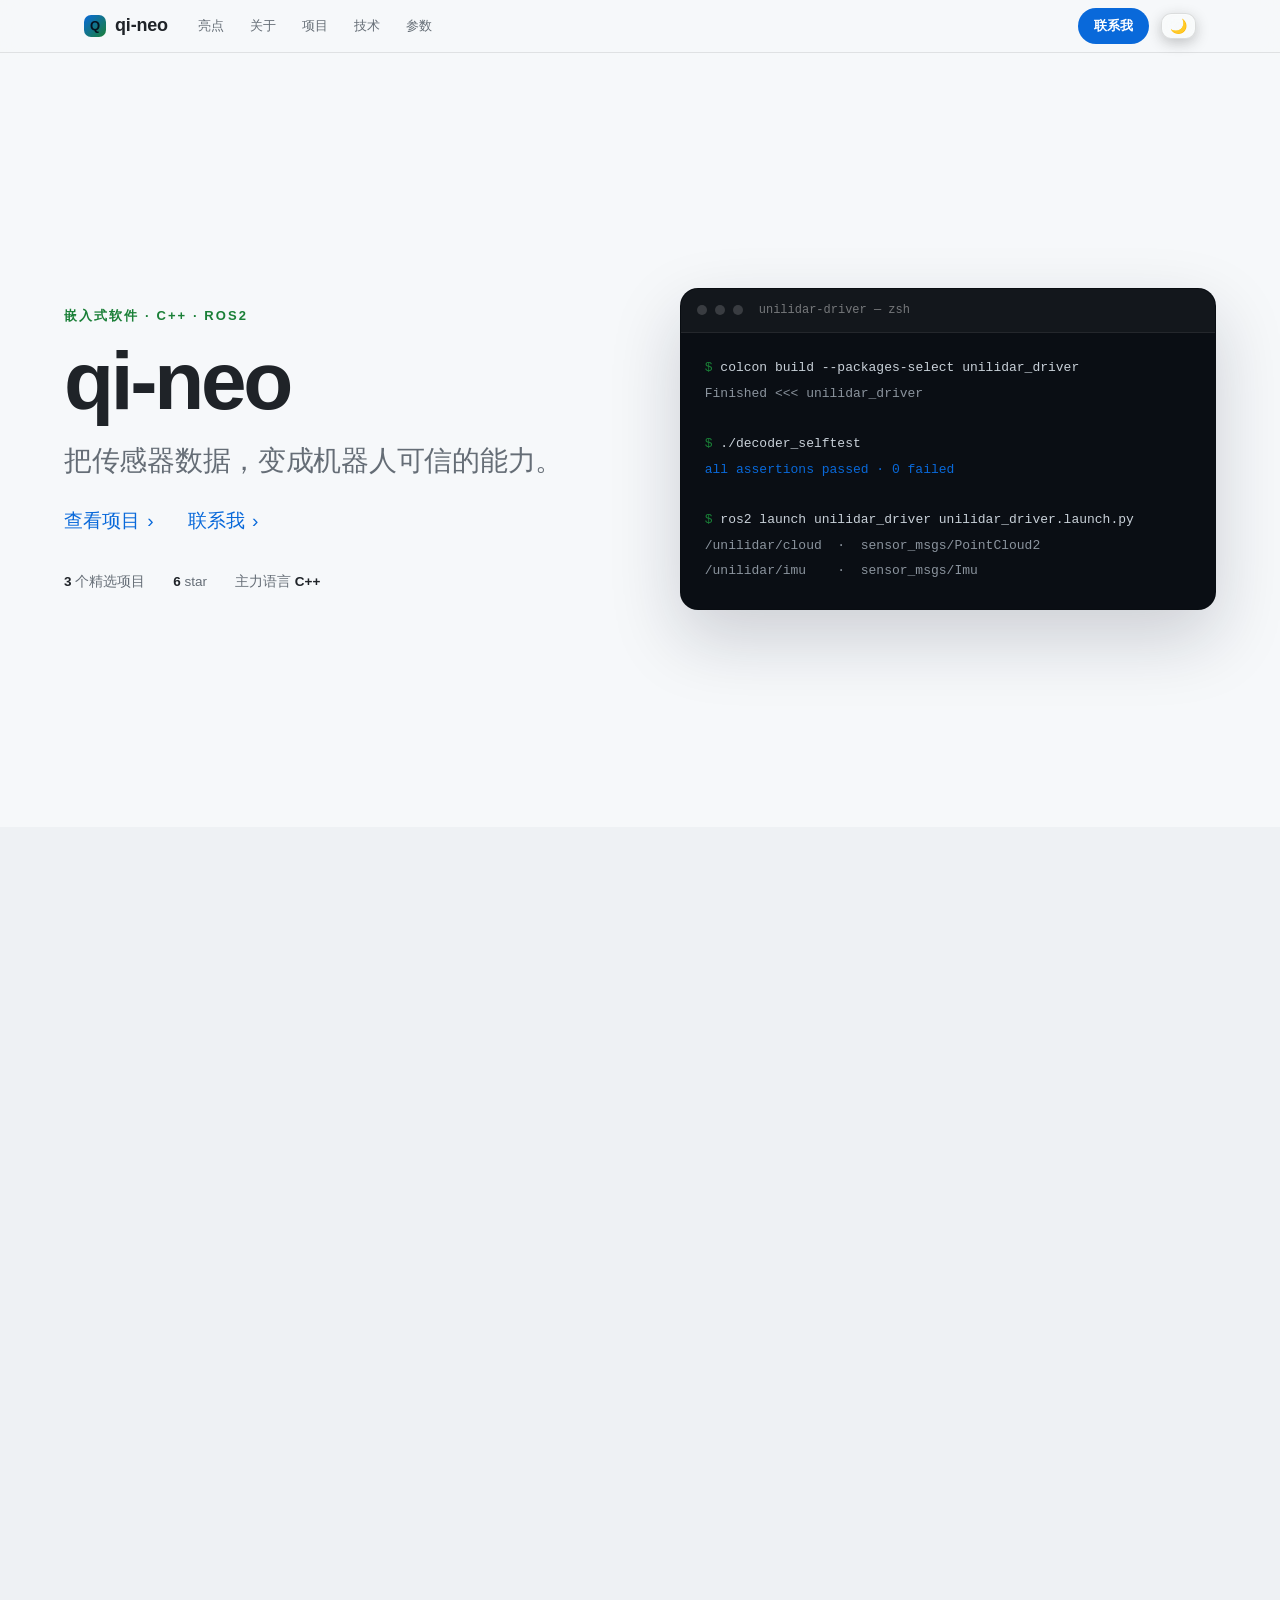
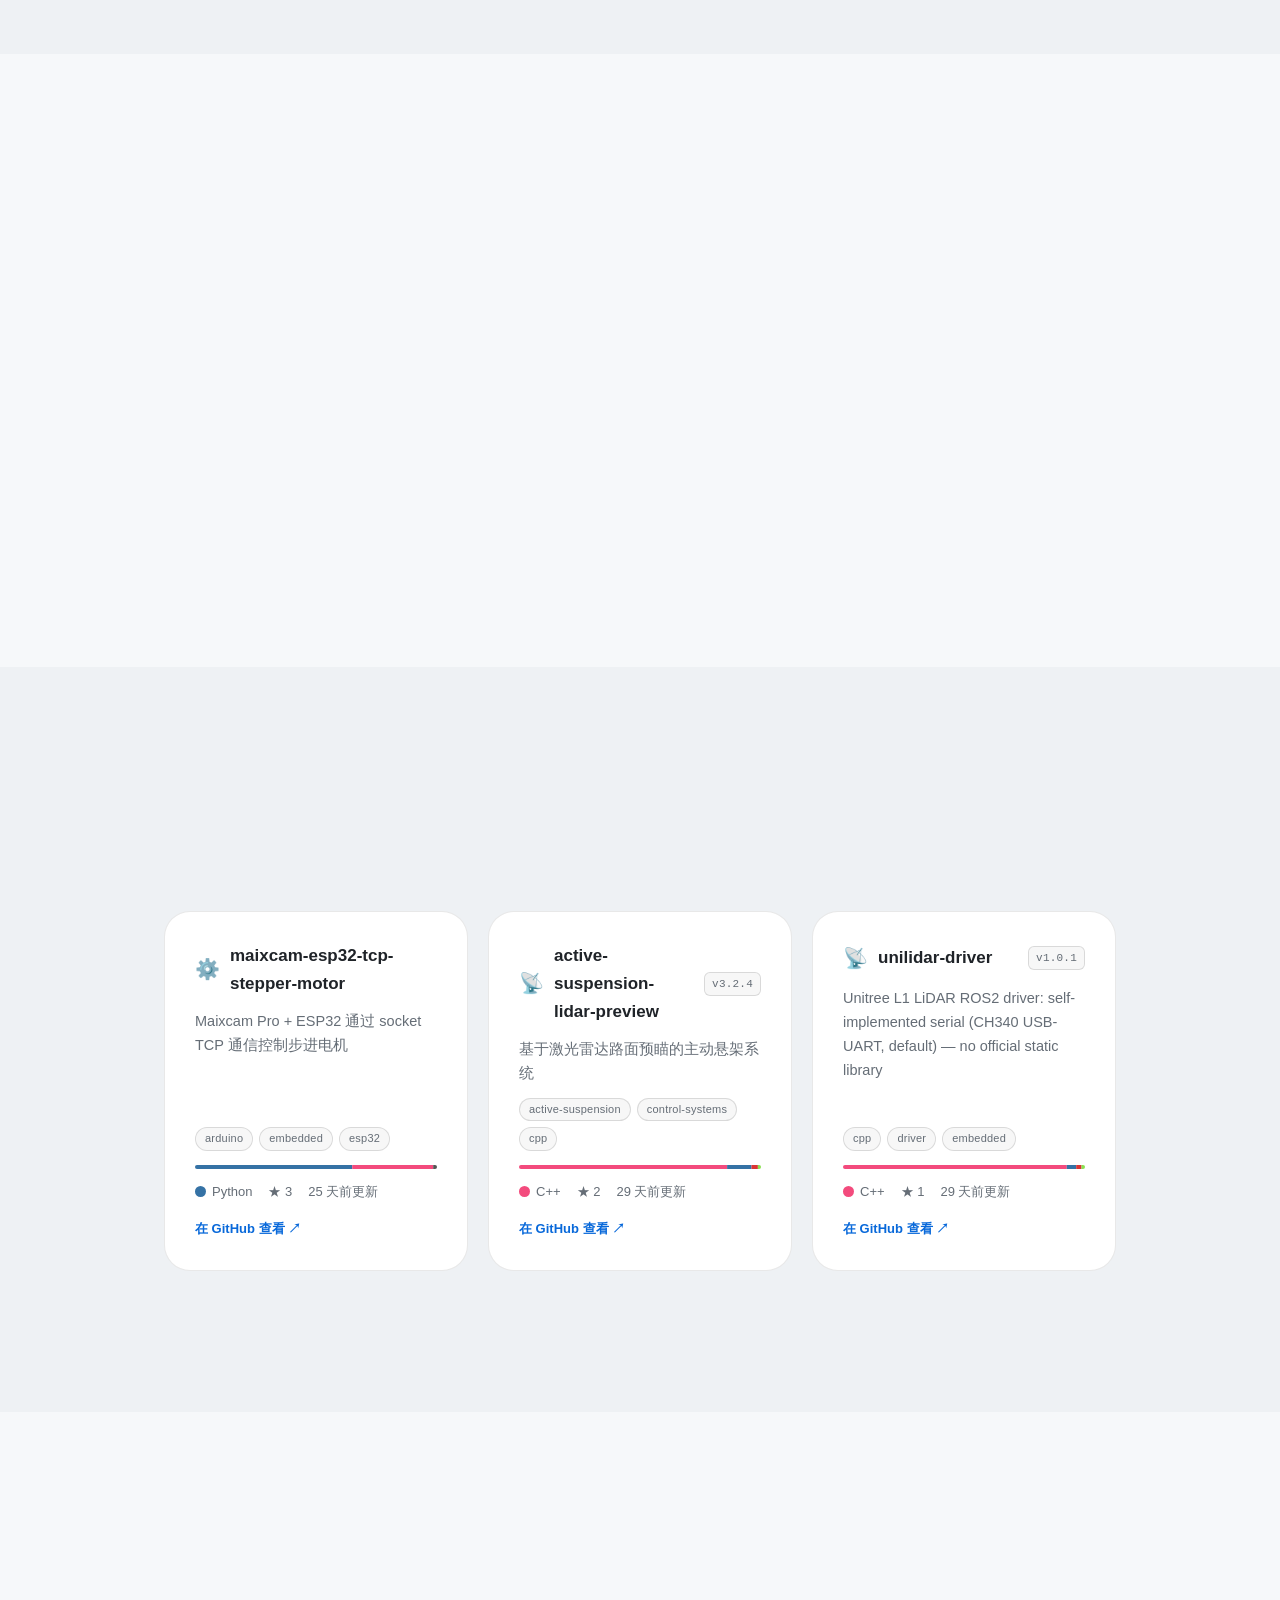
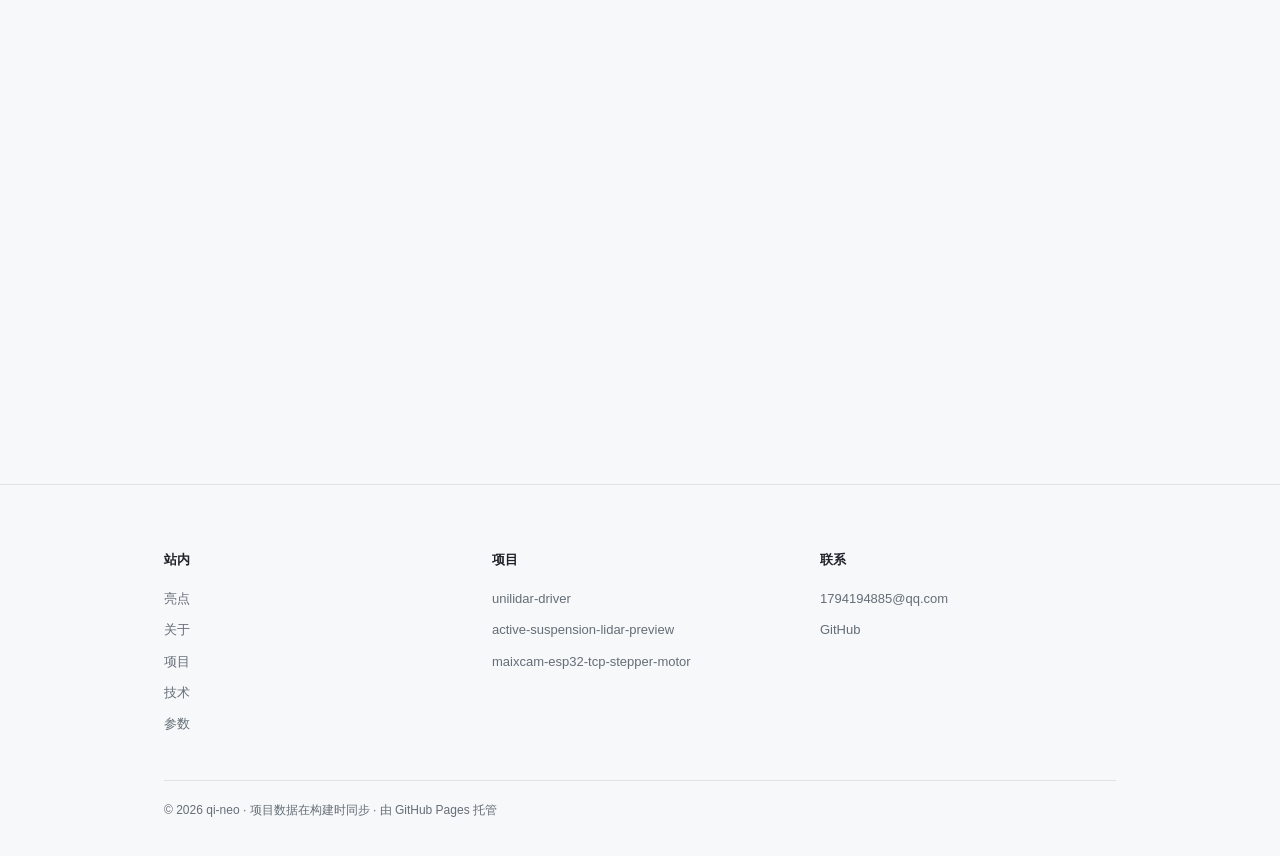
<file: index.html>
<!DOCTYPE html>
<html lang="zh-CN" data-theme="dark" class="no-js">
<head>
  <meta charset="UTF-8" />
  <meta name="viewport" content="width=device-width, initial-scale=1.0" />

  <!-- 安全策略：无第三方脚本；内联脚本用 sha256 白名单放行（构建脚本自动生成 hash） -->
  <meta http-equiv="Content-Security-Policy" content="default-src 'self'; base-uri 'self'; form-action 'none'; object-src 'none'; script-src 'self' 'sha256-zGc6Hdnm4dCxcXhmq+N/Z4ntZqnSETq8jA7tEyUPyf4=' 'sha256-sobppDP89K1e3WN/vIBD5jDjrcd28Zpv3sRkVrxT4cc='; style-src 'self'; img-src 'self' data:; connect-src 'self'" />

  <!-- 首屏主题：必须在样式表之前执行，避免浅色系统用户先看到暗色再闪一下 -->
  <script id="theme-init">
  (function () {
    try {
      var root = document.documentElement;
      root.className = root.className.replace(/\bno-js\b/, "").trim();
      var saved = localStorage.getItem("theme");
      var light = window.matchMedia && window.matchMedia("(prefers-color-scheme: light)").matches;
      root.setAttribute("data-theme", saved || (light ? "light" : "dark"));
    } catch (e) {}
  })();
  </script>

  <title>qi-neo · 嵌入式软件 / C++ / ROS2</title>
  <meta name="description" content="qi-neo · 嵌入式软件与 C++ / ROS2 学生开发者，专注激光雷达驱动、控制算法与边缘部署。这里收录我的开源项目与作品。" />
  <meta name="author" content="qi-neo" />
  <link rel="canonical" href="https://qi-neo.github.io/" />

  <!-- 社交分享卡片（微信 / X / Slack / Telegram 等） -->
  <meta property="og:type" content="website" />
  <meta property="og:site_name" content="qi-neo" />
  <meta property="og:url" content="https://qi-neo.github.io/" />
  <meta property="og:title" content="qi-neo · 嵌入式软件 / C++ / ROS2" />
  <meta property="og:description" content="激光雷达驱动、主动悬架、边缘部署 —— 来自 qi-neo 的开源项目与作品。" />
  <meta property="og:image" content="https://qi-neo.github.io/assets/og-cover.png" />
  <meta property="og:image:width" content="1200" />
  <meta property="og:image:height" content="630" />
  <meta property="og:image:alt" content="qi-neo 个人主页封面" />
  <meta property="og:locale" content="zh_CN" />
  <meta name="twitter:card" content="summary_large_image" />
  <meta name="twitter:title" content="qi-neo · 嵌入式软件 / C++ / ROS2" />
  <meta name="twitter:description" content="激光雷达驱动、主动悬架、边缘部署 —— 开源项目与作品。" />
  <meta name="twitter:image" content="https://qi-neo.github.io/assets/og-cover.png" />

  <!-- 移动端浏览器配色、图标、PWA -->
  <meta name="theme-color" content="#0d1117" media="(prefers-color-scheme: dark)" />
  <meta name="theme-color" content="#f6f8fa" media="(prefers-color-scheme: light)" />
  <link rel="icon" href="/favicon.ico" sizes="any" />
  <link rel="icon" type="image/png" sizes="32x32" href="/assets/favicon-32.png" />
  <link rel="apple-touch-icon" href="/assets/apple-touch-icon.png" />
  <link rel="manifest" href="/manifest.json" />

  <link rel="stylesheet" href="/assets/style.css?v=fce97f04" />

  <!-- 结构化数据：告诉搜索引擎这是一个人 -->
  <script type="application/ld+json">
  {
    "@context": "https://schema.org",
    "@type": "Person",
    "name": "qi-neo",
    "url": "https://qi-neo.github.io/",
    "image": "https://qi-neo.github.io/assets/og-cover.png",
    "jobTitle": "嵌入式软件工程师",
    "description": "嵌入式软件与 C++ / ROS2 学生开发者，专注激光雷达驱动、控制算法与边缘部署。",
    "knowsAbout": ["C++", "ROS2", "嵌入式系统", "激光雷达", "边缘计算", "Qt"],
    "sameAs": ["https://github.com/qi-neo"]
  }
  </script>
</head>
<body class="apple-page">
  <a class="skip-link" href="#main">跳到主要内容</a>

  <!-- 吸顶本地导航（对应 Apple 的 localnav） -->
  <header class="localnav" id="localnav">
    <div class="localnav-inner">
      <a class="localnav-title" href="#top">
        <span class="localnav-mark" aria-hidden="true">Q</span>
        <span>qi-neo</span>
      </a>
      <nav class="localnav-links" aria-label="页面导航">
        <a href="#highlights">亮点</a>
        <a href="#about">关于</a>
        <a href="#projects">项目</a>
        <a href="#tech">技术</a>
        <a href="#specs">参数</a>
      </nav>
      <div class="localnav-end">
        <a class="localnav-cta" href="#contact">联系我</a>
        <button id="theme-toggle" class="theme-toggle localnav-theme" type="button"
                aria-label="切换到浅色主题" aria-pressed="true"
                title="切换深色 / 浅色">
          <span class="icon-dark" aria-hidden="true">☀️</span>
          <span class="icon-light" aria-hidden="true">🌙</span>
        </button>
      </div>
    </div>
  </header>

  <main id="main">
    <!-- Hero -->
    <section class="ap-hero" id="top">
      <div class="ap-hero-grid">
        <div class="ap-hero-copy" data-reveal>
          <p class="ap-eyebrow">嵌入式软件 · C++ · ROS2</p>
          <h1 class="ap-title">qi-neo</h1>
          <p class="ap-sub">把传感器数据，变成机器人可信的能力。</p>
          <p class="ap-links">
            <a class="ap-link" href="#projects">查看项目 <span aria-hidden="true">›</span></a>
            <a class="ap-link" href="#contact">联系我 <span aria-hidden="true">›</span></a>
          </p>
          <p class="ap-hero-meta">
            <span><strong data-stat="repos">3</strong> 个精选项目</span>
            <span><strong data-stat="stars">6</strong> star</span>
            <span>主力语言 <strong data-stat="lang">C++</strong></span>
          </p>
        </div>

        <figure class="term" data-reveal aria-label="unilidar-driver 的构建与自检命令示例">
          <div class="term-bar" aria-hidden="true">
            <span class="term-dot"></span>
            <span class="term-dot"></span>
            <span class="term-dot"></span>
            <span class="term-title">unilidar-driver — zsh</span>
          </div>
          <pre class="term-body"><code><span class="t-prompt">$</span> colcon build --packages-select unilidar_driver
<span class="t-out">Finished &lt;&lt;&lt; unilidar_driver</span>

<span class="t-prompt">$</span> ./decoder_selftest
<span class="t-ok">all assertions passed · 0 failed</span>

<span class="t-prompt">$</span> ros2 launch unilidar_driver unilidar_driver.launch.py
<span class="t-out">/unilidar/cloud  ·  sensor_msgs/PointCloud2</span>
<span class="t-out">/unilidar/imu    ·  sensor_msgs/Imu</span></code></pre>
        </figure>
      </div>
    </section>

    <!-- 先刷重点：横向图库 -->
    <section class="ap-band ap-band--soft" id="highlights" aria-labelledby="h-highlights">
      <div class="ap-wrap">
        <p class="ap-eyebrow" data-reveal>先刷重点</p>
        <h2 class="ap-h2" id="h-highlights" data-reveal>四个值得先看的点</h2>
      </div>

      <div class="gallery" data-carousel data-reveal>
        <div class="carousel gallery-track" role="group" aria-label="重点亮点，可左右滑动">
          <article class="gallery-card">
            <p class="gallery-kicker">开源项目</p>
            <h3>三个方向，同一套 C++ 与 ROS2 底子</h3>
            <p>激光雷达驱动、主动悬架预瞄、MaixCam + ESP32 的 TCP 控制，从传感器到执行器各走一遍。</p>
          </article>
          <article class="gallery-card">
            <p class="gallery-kicker">协议解析</p>
            <h3>不链接官方静态库</h3>
            <p>Unitree L1 的 UDP 报文由驱动自己解：帧尾标识 + CRC32 定界，点云几何还原全部重写。</p>
          </article>
          <article class="gallery-card">
            <p class="gallery-kicker">可验证性</p>
            <h3>离线自检，不接硬件也能跑</h3>
            <p>协议核心与 ROS 解耦，离线自检 + 变异测试；接上真实雷达先用探针确认真实包长。</p>
          </article>
          <article class="gallery-card">
            <p class="gallery-kicker">接口</p>
            <h3>两路标准话题，可直接顶替官方节点</h3>
            <p><code>sensor_msgs/PointCloud2</code> 与 <code>sensor_msgs/Imu</code>，QoS 与 RViz 等常见下游对齐。</p>
          </article>
        </div>

        <div class="gallery-controls">
          <div class="carousel-dots" role="tablist" aria-label="亮点导航"></div>
          <div class="gallery-arrows">
            <button class="carousel-arrow" type="button" data-prev aria-label="上一张">←</button>
            <button class="carousel-arrow" type="button" data-next aria-label="下一张">→</button>
          </div>
        </div>
      </div>
    </section>

    <!-- 关于 -->
    <section class="ap-band" id="about" aria-labelledby="h-about">
      <div class="ap-wrap">
        <p class="ap-eyebrow" data-reveal>关于</p>
        <h2 class="ap-h2" id="h-about" data-reveal>专注控制与嵌入式</h2>
        <div class="ap-copy" data-reveal>
          <p>
            我是一名专注于<strong>控制与嵌入式</strong>方向的学生开发者。日常用 <strong>C++</strong> 写驱动与控制，
            用 <strong>ROS2</strong> 搭机器人系统，也在折腾激光雷达、边缘 AI 部署这类硬核活儿。
          </p>
          <p>
            这个站点收录我的 <a href="https://github.com/qi-neo" target="_blank" rel="noopener">GitHub 开源项目</a>，
            项目列表在构建时自动同步。后续还会逐步补充简历、博客和作品集。
          </p>
        </div>
        <ul class="ap-tags" data-reveal>
          <li>C++</li>
          <li>ROS2</li>
          <li>嵌入式</li>
          <li>激光雷达</li>
          <li>边缘部署</li>
          <li>Qt</li>
        </ul>
      </div>
    </section>

    <!-- 项目 -->
    <section class="ap-band ap-band--soft" id="projects" aria-labelledby="h-projects">
      <div class="ap-wrap">
        <div class="ap-head" data-reveal>
          <div>
            <p class="ap-eyebrow">作品</p>
            <h2 class="ap-h2" id="h-projects">开源项目</h2>
          </div>
          <span id="projects-status" class="ap-status" aria-live="polite" aria-atomic="true">构建时快照 · 共 3 个项目</span>
        </div>

        <div id="projects-grid" class="projects-grid">
          <!-- REPOS:START —— 由 scripts/build.py 自动生成，请勿手改 -->
        <article class="card">
          <div class="card-top">
            <span class="card-icon" aria-hidden="true">⚙️</span>
            <a class="card-name" href="https://github.com/qi-neo/maixcam-esp32-tcp-stepper-motor" target="_blank" rel="noopener">maixcam-esp32-tcp-stepper-motor</a>
          </div>
          <p class="card-desc">Maixcam Pro + ESP32 通过 socket TCP 通信控制步进电机</p>
          <div class="card-chips"><span class="chip">arduino</span><span class="chip">embedded</span><span class="chip">esp32</span></div>
          <svg class="card-langbar" viewBox="0 0 100 4" preserveAspectRatio="none" aria-hidden="true" focusable="false"><rect x="0.00" y="0" width="64.97" height="4" fill="#3572A5"/><rect x="64.97" y="0" width="33.46" height="4" fill="#f34b7d"/><rect x="98.43" y="0" width="1.57" height="4" fill="#555555"/></svg>
          <div class="card-meta">
            <span class="lang"><span class="lang-dot lang-python" aria-hidden="true"></span>Python</span>
            <span class="card-stars">★ 3</span>
            <span>2026-11-09 更新</span>
          </div>
          <div class="card-foot">
            <a class="card-link" href="https://github.com/qi-neo/maixcam-esp32-tcp-stepper-motor" target="_blank" rel="noopener">在 GitHub 查看 ↗</a>
          </div>
        </article>
        <article class="card">
          <div class="card-top">
            <span class="card-icon" aria-hidden="true">📡</span>
            <a class="card-name" href="https://github.com/qi-neo/active-suspension-lidar-preview" target="_blank" rel="noopener">active-suspension-lidar-preview</a>
            <span class="card-version">v3.2.4</span>
          </div>
          <p class="card-desc">基于激光雷达路面预瞄的主动悬架系统</p>
          <div class="card-chips"><span class="chip">active-suspension</span><span class="chip">control-systems</span><span class="chip">cpp</span></div>
          <svg class="card-langbar" viewBox="0 0 100 4" preserveAspectRatio="none" aria-hidden="true" focusable="false"><rect x="0.00" y="0" width="86.00" height="4" fill="#f34b7d"/><rect x="86.00" y="0" width="10.06" height="4" fill="#3572A5"/><rect x="96.06" y="0" width="2.65" height="4" fill="#DA3434"/><rect x="98.71" y="0" width="1.29" height="4" fill="#89e051"/></svg>
          <div class="card-meta">
            <span class="lang"><span class="lang-dot lang-cpp" aria-hidden="true"></span>C++</span>
            <span class="card-stars">★ 2</span>
            <span>2026-11-05 更新</span>
          </div>
          <div class="card-foot">
            <a class="card-link" href="https://github.com/qi-neo/active-suspension-lidar-preview" target="_blank" rel="noopener">在 GitHub 查看 ↗</a>
          </div>
        </article>
        <article class="card">
          <div class="card-top">
            <span class="card-icon" aria-hidden="true">📡</span>
            <a class="card-name" href="https://github.com/qi-neo/unilidar-driver" target="_blank" rel="noopener">unilidar-driver</a>
            <span class="card-version">v1.0.1</span>
          </div>
          <p class="card-desc">Unitree L1 LiDAR ROS2 driver: self-implemented serial (CH340 USB-UART, default) — no official static library</p>
          <div class="card-chips"><span class="chip">cpp</span><span class="chip">driver</span><span class="chip">embedded</span></div>
          <svg class="card-langbar" viewBox="0 0 100 4" preserveAspectRatio="none" aria-hidden="true" focusable="false"><rect x="0.00" y="0" width="92.47" height="4" fill="#f34b7d"/><rect x="92.47" y="0" width="3.89" height="4" fill="#3572A5"/><rect x="96.36" y="0" width="2.20" height="4" fill="#DA3434"/><rect x="98.56" y="0" width="1.44" height="4" fill="#89e051"/></svg>
          <div class="card-meta">
            <span class="lang"><span class="lang-dot lang-cpp" aria-hidden="true"></span>C++</span>
            <span class="card-stars">★ 1</span>
            <span>2026-11-05 更新</span>
          </div>
          <div class="card-foot">
            <a class="card-link" href="https://github.com/qi-neo/unilidar-driver" target="_blank" rel="noopener">在 GitHub 查看 ↗</a>
          </div>
        </article>
          <!-- REPOS:END -->
        </div>
      </div>
    </section>

    <!-- 技术亮点 -->
    <section class="ap-band" id="tech" aria-labelledby="h-tech">
      <div class="ap-wrap">
        <p class="ap-eyebrow" data-reveal>精选项目 · unilidar-driver</p>
        <h2 class="ap-h2" id="h-tech" data-reveal>把字节流变成可信的激光点云</h2>
        <p class="ap-copy ap-copy--lead" data-reveal>
          Unitree L1 激光雷达的 ROS2 驱动：自己解析 UDP 报文，输出标准
          <code>sensor_msgs/PointCloud2</code> 与 <code>Imu</code> 话题，不链接官方静态库。
        </p>

        <div class="stat-strip" data-reveal>
          <div class="stat-cell"><div class="k">协议解析</div><div class="v">自实现</div></div>
          <div class="stat-cell"><div class="k">帧定界</div><div class="v">CRC32</div></div>
          <div class="stat-cell"><div class="k">离线自检</div><div class="v">项数见 CI</div></div>
          <div class="stat-cell"><div class="k">输出话题</div><div class="v">2 路</div></div>
        </div>

        <div class="carousel-wrap" data-carousel data-reveal>
          <div class="carousel" role="group" aria-label="技术难点卡片，可左右滑动">
            <article class="hl-card">
              <span class="hl-num" aria-hidden="true">01</span>
              <h3>官方给的包长不可信，改用「帧尾 + CRC32」定界</h3>
              <p>
                官方协议头文件里的字节数注释和它自己的字段定义对不上：3D 点云注释写 1036 B、按字段实算 1044 B；
                IMU 注释写 156 B、实算 80 B。所以驱动<strong>不拿整包长度当判据</strong>，
                只用帧尾标识加 CRC32 定界——随机数据恰好对齐的概率约 2⁻³²，足够可靠。
              </p>
            </article>

            <article class="hl-card">
              <span class="hl-num" aria-hidden="true">02</span>
              <h3>IMU 四元数顺序官方自相矛盾，做成可配置项</h3>
              <p>
                固件没有公开文档约定 <code>quaternion[4]</code> 的排列，而官方 ROS2 包自身就是矛盾的：
                Imu 消息按 <code>x,y,z,w</code> 填，TF 广播却按 <code>w,x,y,z</code> 填。填错会让姿态整体错乱。
                本驱动做成参数 <code>quaternion_order</code>，静止水平放置时正确顺序下 w 应接近 ±1。
              </p>
            </article>

            <article class="hl-card">
              <span class="hl-num" aria-hidden="true">03</span>
              <h3>协议核心与 ROS 解耦，不接硬件也能验证</h3>
              <p>
                解析逻辑不依赖 ROS，配有离线自检（<code>decoder_selftest</code>，项数以仓库 CI 为准）并做过变异测试；
                另有 <code>udp_probe</code> 探针，接上真实雷达 5 分钟内就能确认真实包长与 CRC 行为。
                CI 跑双编译器 × sanitizer + UDP 回环集成测试。
              </p>
            </article>

            <article class="hl-card">
              <span class="hl-num" aria-hidden="true">04</span>
              <h3>「明明在发却收不到」：QoS 与下游对齐</h3>
              <p>
                ROS2 默认 QoS 与 <code>SensorDataQoS</code> 不兼容时，下游订阅者会静默收不到数据。
                驱动统一使用 <code>SensorDataQoS</code>，与 RViz、点云处理节点等常见下游保持一致。
              </p>
            </article>
          </div>

          <div class="carousel-controls">
            <div class="carousel-dots" role="tablist" aria-label="难点卡片导航"></div>
            <div class="gallery-arrows">
              <button class="carousel-arrow" type="button" data-prev aria-label="上一张">←</button>
              <button class="carousel-arrow" type="button" data-next aria-label="下一张">→</button>
            </div>
          </div>
        </div>
      </div>
    </section>

    <!-- 参数 -->
    <section class="ap-band ap-band--soft" id="specs" aria-labelledby="h-specs">
      <div class="ap-wrap">
        <p class="ap-eyebrow" data-reveal>技术规格</p>
        <h2 class="ap-h2" id="h-specs" data-reveal>unilidar-driver 参数</h2>
        <div class="ap-spec" data-reveal>
          <dl class="spec-list">
            <div class="spec-row"><dt>点云话题</dt><dd><code>/unilidar/cloud</code> · <code>sensor_msgs/PointCloud2</code>（x, y, z, intensity）</dd></div>
            <div class="spec-row"><dt>IMU 话题</dt><dd><code>/unilidar/imu</code> · <code>sensor_msgs/Imu</code></dd></div>
            <div class="spec-row"><dt>帧定界</dt><dd>帧尾标识 + CRC32，不依赖整包长度</dd></div>
            <div class="spec-row"><dt>离线自检</dt><dd>项数以仓库 CI 为准，含变异测试</dd></div>
          </dl>
        </div>
      </div>
    </section>

    <!-- 联系 -->
    <section class="ap-band ap-contact" id="contact" aria-labelledby="h-contact">
      <div class="ap-wrap ap-wrap--center">
        <p class="ap-eyebrow" data-reveal>联系</p>
        <h2 class="ap-h2" id="h-contact" data-reveal>聊聊合作</h2>
        <p class="ap-copy ap-copy--center" data-reveal>
          对激光雷达驱动、ROS2 传感器接入、嵌入式控制方向感兴趣，或者想聊聊合作机会，欢迎直接发邮件。
        </p>
        <a class="ap-mail" href="mailto:1794194885@qq.com" data-reveal>1794194885@qq.com</a>
        <p class="ap-links ap-links--center" data-reveal>
          <a class="ap-link" href="https://github.com/qi-neo" target="_blank" rel="noopener">GitHub <span aria-hidden="true">›</span></a>
          <a class="ap-link" href="https://github.com/qi-neo/unilidar-driver/blob/main/docs/driver-design.md" target="_blank" rel="noopener">驱动设计文档 <span aria-hidden="true">›</span></a>
        </p>
      </div>
    </section>
  </main>

  <footer class="ap-footer">
    <div class="ap-footer-inner">
      <div class="ap-footer-cols">
        <div class="ap-footer-col">
          <h3>站内</h3>
          <a href="#highlights">亮点</a>
          <a href="#about">关于</a>
          <a href="#projects">项目</a>
          <a href="#tech">技术</a>
          <a href="#specs">参数</a>
        </div>
        <div class="ap-footer-col">
          <h3>项目</h3>
          <a href="https://github.com/qi-neo/unilidar-driver" target="_blank" rel="noopener">unilidar-driver</a>
          <a href="https://github.com/qi-neo/active-suspension-lidar-preview" target="_blank" rel="noopener">active-suspension-lidar-preview</a>
          <a href="https://github.com/qi-neo/maixcam-esp32-tcp-stepper-motor" target="_blank" rel="noopener">maixcam-esp32-tcp-stepper-motor</a>
        </div>
        <div class="ap-footer-col">
          <h3>联系</h3>
          <a href="mailto:1794194885@qq.com">1794194885@qq.com</a>
          <a href="https://github.com/qi-neo" target="_blank" rel="noopener">GitHub</a>
        </div>
      </div>
      <p class="ap-footer-legal">© <span id="year">2026</span> qi-neo · 项目数据在构建时同步 · 由 GitHub Pages 托管</p>
    </div>
  </footer>

  <script src="/assets/app.js?v=194438fe" defer></script>
</body>
</html>
</file>
<file: assets/style.css>
:root {
  --bg: #0d1117;
  --bg-soft: #161b22;
  --bg-card: rgba(22, 27, 34, 0.55);
  --border: #30363d;
  --text: #e6edf3;
  --text-dim: #9da7b3;
  --accent: #58a6ff;
  --accent-2: #7ee787;
  --shadow: 0 8px 30px rgba(0, 0, 0, 0.4);
  --radius: 16px;
  --maxw: 1080px;
  --gx: 50%;
  --gy: 50%;
  color-scheme: dark;
}

[data-theme="light"] {
  --bg: #f6f8fa;
  --bg-soft: #ffffff;
  --bg-card: rgba(255, 255, 255, 0.55);
  --border: #d8dee4;
  --text: #1f2328;
  --text-dim: #656d76;
  --accent: #0969da;
  --accent-2: #1a7f37;
  --shadow: 0 8px 30px rgba(140, 149, 159, 0.25);
  color-scheme: light;
}

* { box-sizing: border-box; margin: 0; padding: 0; }

html { scroll-behavior: smooth; }

body {
  font-family: -apple-system, BlinkMacSystemFont, "Segoe UI", "PingFang SC",
    "Hiragino Sans GB", "Microsoft YaHei", Roboto, Helvetica, Arial, sans-serif;
  background: radial-gradient(1200px 600px at 80% -10%, rgba(88, 166, 255, 0.12), transparent 60%),
    radial-gradient(900px 500px at -10% 10%, rgba(126, 231, 135, 0.08), transparent 55%),
    var(--bg);
  color: var(--text);
  line-height: 1.65;
  min-height: 100vh;
  overflow-x: hidden;
  transition: background 0.3s ease, color 0.3s ease;
}

a { color: var(--accent); text-decoration: none; }
a:hover { text-decoration: underline; }

/* ---------- 可访问性：键盘焦点与跳转链接 ---------- */
.skip-link {
  position: absolute;
  left: -9999px;
  top: 0;
  z-index: 100;
  padding: 10px 16px;
  border-radius: 0 0 12px 0;
  background: var(--accent);
  color: #fff;
  font-weight: 600;
  font-size: 14px;
}
.skip-link:focus { left: 0; text-decoration: none; }

:focus-visible { outline: 2px solid var(--accent); outline-offset: 3px; border-radius: 8px; }
.skip-link:focus-visible { outline-offset: 2px; }

/* ---------- Nav ---------- */
.nav {
  position: sticky;
  top: 0;
  z-index: 50;
  display: flex;
  align-items: center;
  gap: 16px;
  padding: 14px max(20px, 5vw);
  /* 先给不透明回退色：部分老内核（含旧版微信 WebView）不支持 color-mix，
     没有回退时这条 background 会整条失效，导航栏直接变透明 */
  background: var(--bg);
  background: color-mix(in srgb, var(--bg) 70%, transparent);
  backdrop-filter: blur(16px) saturate(180%);
  -webkit-backdrop-filter: blur(16px) saturate(180%);
  border-bottom: 1px solid var(--border);
  border-bottom: 1px solid color-mix(in srgb, var(--border) 60%, transparent);
}
.brand { display: flex; align-items: center; gap: 10px; font-weight: 700; color: var(--text); }
.brand:hover { text-decoration: none; }
.brand-mark {
  display: grid; place-items: center;
  width: 30px; height: 30px; border-radius: 9px;
  background: linear-gradient(135deg, var(--accent), var(--accent-2));
  color: #fff; font-weight: 800; font-size: 16px;
}
.brand-text { letter-spacing: 0.5px; }
.nav-links { margin-left: auto; display: flex; align-items: center; gap: 22px; font-size: 15px; }
.nav-links a { color: var(--text-dim); }
.nav-links a:hover { color: var(--text); text-decoration: none; }
.theme-toggle {
  cursor: pointer; color: var(--text); border-radius: 10px; padding: 6px 10px; font-size:16px;
  background: var(--bg-soft);
  background: color-mix(in srgb, var(--bg-soft) 30%, transparent);
  backdrop-filter: blur(16px) saturate(180%);
  -webkit-backdrop-filter: blur(16px) saturate(180%);
  border: 1px solid rgba(255, 255, 255, 0.28);
  box-shadow: inset 0 1px 0 rgba(255, 255, 255, 0.45), 0 4px 14px rgba(0, 0, 0, 0.22);
  transition: transform 0.15s ease, border-color 0.2s ease;
}
.theme-toggle:hover {
  transform: translateY(-1px); border-color: rgba(255, 255, 255, 0.55);
  box-shadow: inset 0 1px 0 rgba(255, 255, 255, 0.6),
    0 4px 14px rgba(0, 0, 0, 0.22),
    0 0 24px rgba(255, 255, 255, 0.3);
}
[data-theme="dark"] .icon-light { display: none; }
[data-theme="light"] .icon-dark { display: none; }

/* ---------- Hero ---------- */
.hero { padding: clamp(60px, 12vh, 130px) max(20px, 5vw) 40px; }
.hero-inner { max-width: var(--maxw); margin: 0 auto; }
.hero-eyebrow {
  color: var(--accent-2); font-weight: 600; letter-spacing: 1px;
  text-transform: uppercase; font-size: 13px; margin-bottom: 14px;
}
.hero-name { font-size: clamp(38px, 7vw, 64px); line-height: 1.1; font-weight: 800; }
.hero-tagline { margin-top: 18px; color: var(--text-dim); font-size: clamp(16px, 2.2vw, 20px); }
.hero-actions { margin-top: 30px; display: flex; gap: 14px; flex-wrap: wrap; }
.btn {
  position: relative; overflow: hidden;
  display: inline-block; padding: 12px 22px; border-radius: 14px;
  font-weight: 600; font-size: 15px; color: var(--text); cursor: pointer;
  background: var(--bg-soft);
  background: color-mix(in srgb, var(--bg-soft) 30%, transparent);
  backdrop-filter: blur(18px) saturate(180%);
  -webkit-backdrop-filter: blur(18px) saturate(180%);
  border: 1px solid rgba(255, 255, 255, 0.28);
  box-shadow: 0 6px 20px rgba(0, 0, 0, 0.25),
    inset 0 1px 0 rgba(255, 255, 255, 0.5),
    inset 0 -1px 0 rgba(255,255,255, 0.06);
  transition: transform 0.15s ease, box-shadow 0.2s ease, border-color 0.2s ease;
}
.btn::before {
  content: ""; position: absolute; inset: 0; border-radius: inherit;
  background: linear-gradient(180deg, rgba(255, 255, 255, 0.35), rgba(255, 255, 255, 0.04) 45%, transparent 62%);
  pointer-events: none;
}
.btn:hover {
  text-decoration: none; transform: translateY(-2px); border-color: rgba(255, 255, 255, 0.55);
  box-shadow: 0 10px 30px rgba(0, 0, 0, 0.3),
    inset 0 1px 0 rgba(255, 255, 255, 0.6),
    inset 0 -1px 0 rgba(255, 255, 255, 0.06),
    0 0 26px rgba(255, 255, 255, 0.3);
}
.btn-primary {
  background: linear-gradient(135deg, rgba(88, 166, 255, 0.42), rgba(126, 231, 135, 0.28));
  color: #fff;
}
.btn-ghost { color: var(--text); }
.hero-stats {
  margin-top: 46px; list-style: none; display: flex; gap: 38px; flex-wrap: wrap;
}
.hero-stats li { display: flex; flex-direction: column; }
.hero-stats strong { font-size: 30px; font-weight: 800; color: var(--text); }
.hero-stats span { color: var(--text-dim); font-size: 13px; }

/* ---------- Sections ---------- */
.section { max-width: var(--maxw); margin: 0 auto; padding: 50px max(20px, 5vw); }
.section-title { font-size: 26px; font-weight: 700; margin-bottom: 22px; position: relative; padding-left: 14px; }
.section-title::before {
  content: ""; position: absolute; left: 0; top: 4px; bottom: 4px; width: 4px;
  border-radius: 4px; background: linear-gradient(var(--accent), var(--accent-2));
}
.section-head { display: flex; align-items: baseline; justify-content: space-between; gap: 12px; flex-wrap: wrap; }
.projects-status { color: var(--text-dim); font-size: 13px; }

/* ---------- 跟随鼠标的光感（「关于我」卡片 + 项目卡片共用） ----------
   --mx / --my 是鼠标在卡片内的坐标，--glow 是 0~1 的强度（都由 app.js 写入）。
   内层柔光做成 background-image，避免伪元素盖住文字；
   边框聚光用 ::before + mask，只让最外 2px 显影。 */
.about-card,
.card {
  position: relative;
  --mx: 50%;
  --my: 50%;
  --glow: 0;
  background-color: var(--bg-card);
  background-image: radial-gradient(
    320px circle at var(--mx) var(--my),
    rgb(88 166 255 / calc(0.34 * var(--glow))),
    rgb(126 231 135 / calc(0.14 * var(--glow))) 46%,
    transparent 74%
  );
}

.about-card {
  border: 1px solid var(--border); border-radius: var(--radius);
  padding: 28px; backdrop-filter: blur(18px) saturate(160%);
  -webkit-backdrop-filter: blur(18px) saturate(160%);
  box-shadow: var(--shadow),
    0 0 calc(36px * var(--glow)) rgb(255 255 255 / calc(0.36 * var(--glow))),
    inset 0 1px 0 rgb(255 255 255 / calc(0.06 + 0.12 * var(--glow)));
  transition: border-color 0.25s ease, box-shadow 0.3s ease;
}
.about-card:hover { border-color: rgba(255, 255, 255, 0.34); }
.about-card p { color: var(--text-dim); margin-bottom: 14px; }
.about-card strong { color: var(--text); }
.tags { display: flex; flex-wrap: wrap; gap: 10px; margin-top: 18px; }
.tag {
  font-size: 13px; padding: 6px 13px; border-radius: 999px;
  border: 1px solid var(--border); color: var(--text-dim); background: var(--bg-soft);
}

/* ---------- Projects ---------- */
.projects-grid {
  display: grid; gap: 20px;
  grid-template-columns: repeat(auto-fill, minmax(300px, 1fr));
}
.card {
  display: flex; flex-direction: column; gap: 12px;
  border: 1px solid var(--border); border-radius: var(--radius);
  padding: 22px; backdrop-filter: blur(16px) saturate(170%);
  -webkit-backdrop-filter: blur(16px) saturate(170%);
  box-shadow: var(--shadow),
    inset 0 1px 0 rgba(255, 255, 255, 0.08),
    0 0 calc(36px * var(--glow)) rgb(255 255 255 / calc(0.40 * var(--glow)));
  transition: transform 0.18s ease, border-color 0.2s ease, box-shadow 0.3s ease;
}
/* 卡片边缘聚光（鼠标靠近卡片边缘被照亮） */
.about-card::before,
.card::before {
  content: "";
  position: absolute;
  inset: 0;
  border-radius: inherit;
  padding: 2px;
  background: radial-gradient(
    260px circle at var(--mx) var(--my),
    rgba(255, 255, 255, 1) 0%,
    rgba(255, 255, 255, 0.78) 40%,
    rgba(255, 255, 255, 0.22) 64%,
    transparent 78%
  );
  -webkit-mask: linear-gradient(#000 0 0) content-box, linear-gradient(#000 0 0);
  -webkit-mask-composite: xor;
  mask: linear-gradient(#000 0 0) content-box, linear-gradient(#000 0 0);
  mask-composite: exclude;
  opacity: var(--glow);
  transition: opacity 0.28s ease;
  pointer-events: none;
}
.card:hover { transform: translateY(-4px); }
.card-top { display: flex; align-items: center; gap: 10px; }
.card-icon { font-size: 20px; }
.card-name { font-size: 17px; font-weight: 700; color: var(--text); word-break: break-word; }
.card:hover .card-name { color: var(--accent); }
.card-desc { color: var(--text-dim); font-size: 14.5px; flex: 1; min-height: 44px; }
.card-meta { display: flex; align-items: center; gap: 16px; font-size: 13px; color: var(--text-dim); flex-wrap: wrap; }
.card-meta .lang { display: inline-flex; align-items: center; gap: 6px; }
.lang-dot { width: 11px; height: 11px; border-radius: 50%; display: inline-block; background: var(--text-dim); }
.card-foot { display: flex; align-items: center; justify-content: space-between; margin-top: 4px; }
.card-link { font-size: 13px; font-weight: 600; }

/* 语言圆点配色：静态卡片不能用内联 style（CSP 限制），统一走 class */
.lang-dot.lang-cpp { background: #f34b7d; }
.lang-dot.lang-c { background: #555555; }
.lang-dot.lang-csharp { background: #178600; }
.lang-dot.lang-python { background: #3572A5; }
.lang-dot.lang-js { background: #f1e05a; }
.lang-dot.lang-ts { background: #3178c6; }
.lang-dot.lang-shell { background: #89e051; }
.lang-dot.lang-cmake { background: #DA3434; }
.lang-dot.lang-html { background: #e34c26; }
.lang-dot.lang-rust { background: #dea584; }
.lang-dot.lang-go { background: #00ADD8; }
.lang-dot.lang-other { background: var(--text-dim); }

/* ---------- 苹果风格悬浮底边栏（Dock） ---------- */
.dock {
  position: fixed;
  left: 50%;
  bottom: 24px;
  transform: translateX(-50%);
  display: flex;
  align-items: flex-end;
  gap: 6px;
  padding: 10px 14px;
  background: var(--bg-soft);
  background: color-mix(in srgb, var(--bg-soft) 55%, transparent);
  backdrop-filter: blur(24px) saturate(200%);
  -webkit-backdrop-filter: blur(24px) saturate(200%);
  border: 1px solid var(--border);
  border: 1px solid color-mix(in srgb, var(--border) 70%, transparent);
  border-radius: 24px;
  box-shadow: 0 12px 40px rgba(0, 0, 0, 0.45),
    inset 0 1px 0 rgba(255, 255, 255, 0.15);
  z-index: 60;
  user-select: none;
  touch-action: none;
  will-change: transform;
}
.dock-item {
  position: relative;
  width: 48px;
  height: 48px;
  display: grid;
  place-items: center;
  font-size: 23px;
  border-radius: 15px;
  color: var(--text);
  text-decoration: none;
  transform-origin: bottom center;
  background: var(--bg-soft);
  background: color-mix(in srgb, var(--bg-soft) 25%, transparent);
  backdrop-filter: blur(14px) saturate(180%);
  -webkit-backdrop-filter: blur(14px) saturate(180%);
  border: 1px solid rgba(255, 255, 255, 0.22);
  box-shadow: inset 0 1px 0 rgba(255, 255, 255, 0.4), 0 3px 12px rgba(0, 0, 0, 0.2);
  transition: transform 0.16s ease, background 0.2s ease, border-color 0.2s ease, box-shadow 0.2s ease;
}
.dock-item::before {
  content: ""; position: absolute; inset: 0; border-radius: inherit;
  background: linear-gradient(180deg, rgba(255, 255, 255, 0.3), rgba(255, 255, 255, 0.03) 50%, transparent 64%);
  pointer-events: none;
}
.dock-item:hover {
  background: rgba(255, 255, 255, 0.16); border-color: rgba(255, 255, 255, 0.55);
  text-decoration: none;
  box-shadow: inset 0 1px 0 rgba(255, 255, 255, 0.5),
    0 3px 12px rgba(0, 0, 0, 0.2),
    0 0 22px rgba(255, 255, 255, 0.32);
}
.dock-item::after {
  content: attr(data-tip);
  position: absolute;
  top: -36px;
  left: 50%;
  transform: translateX(-50%) scale(0.8);
  background: var(--bg-soft);
  color: var(--text);
  font-size: 12px;
  padding: 4px 10px;
  border-radius: 9px;
  border: 1px solid var(--border);
  white-space: nowrap;
  opacity: 0;
  pointer-events: none;
  transition: opacity 0.2s ease, transform 0.2s ease;
}
.dock-item:hover::after { opacity: 1; transform: translateX(-50%) scale(1); }

/* ---------- Footer ---------- */
.footer {
  max-width: var(--maxw); margin: 60px auto 110px; padding: 30px max(20px, 5vw) 50px;
  border-top: 1px solid var(--border); color: var(--text-dim); font-size: 14px; text-align: center;
}
.footer-sub { font-size: 12px; opacity: 0.75; margin-top: 6px; }

/* ---------- 移动端 ---------- */
@media (max-width: 560px) {
  .nav-links { gap: 14px; font-size: 14px; }
  .hero-stats { gap: 24px; }
  .dock { bottom: 16px; padding: 8px 10px; gap: 4px; }
  .dock-item { width: 42px; height: 42px; font-size: 20px; }

  /* 移动端 GPU 预算有限：关掉毛玻璃，改用不透明底色，滚动会明显更顺 */
  .nav, .dock, .dock-item, .theme-toggle, .btn, .about-card, .card {
    backdrop-filter: none;
    -webkit-backdrop-filter: none;
  }
  .nav { background: var(--bg); }
  .dock { background: var(--bg-soft); }
  .dock-item { background: var(--bg-soft); }
  .theme-toggle, .btn, .about-card, .card { background: var(--bg-soft); }
}

/* ---------- 尊重系统的「减少动态效果」 ---------- */
@media (prefers-reduced-motion: reduce) {
  html { scroll-behavior: auto; }
  * { transition: none !important; animation: none !important; }
  .card:hover { transform: none; }
  .btn:hover { transform: none; }
  .theme-toggle:hover { transform: none; }
}

/* ---------- 浅色主题细节修正 ----------
   原样式大量使用 rgba(255,255,255,...) 描边和高光，那是为深色底设计的；
   放在浅色底上会「隐形」，主按钮的白字也会因为浅色渐变而对比度不足。 */
[data-theme="light"] .btn,
[data-theme="light"] .theme-toggle,
[data-theme="light"] .dock-item { border-color: rgba(0, 0, 0, 0.12); }

[data-theme="light"] .btn:hover,
[data-theme="light"] .theme-toggle:hover { border-color: rgba(0, 0, 0, 0.28); }

[data-theme="light"] .dock-item:hover {
  border-color: rgba(0, 0, 0, 0.24);
  background: rgba(0, 0, 0, 0.06);
}

[data-theme="light"] .about-card:hover {
  border-color: rgba(0, 0, 0, 0.22);
  box-shadow: var(--shadow), 0 0 26px rgba(0, 0, 0, 0.08);
}

/* 光感：白底上白光看不见，换成蓝色系 */
[data-theme="light"] .about-card,
[data-theme="light"] .card {
  background-image: radial-gradient(
    260px circle at var(--mx) var(--my),
    rgb(9 105 218 / calc(0.18 * var(--glow))),
    rgb(26 127 55 / calc(0.09 * var(--glow))) 45%,
    transparent 72%
  );
  box-shadow: var(--shadow),
    0 0 calc(36px * var(--glow)) rgb(9 105 218 / calc(0.26 * var(--glow)));
}

[data-theme="light"] .about-card::before,
[data-theme="light"] .card::before {
  background: radial-gradient(
    200px circle at var(--mx) var(--my),
    rgba(9, 105, 218, 0.9) 0%,
    rgba(9, 105, 218, 0.5) 38%,
    rgba(9, 105, 218, 0.12) 60%,
    transparent 74%
  );
}

/* 主按钮：白底上用实色渐变，保证白字对比度（WCAG AA） */
[data-theme="light"] .btn-primary {
  background: linear-gradient(135deg, #0969da, #1a7f37);
  border-color: rgba(0, 0, 0, 0.08);
  color: #fff;
}

[data-theme="light"] .btn-primary:hover { border-color: rgba(0, 0, 0, 0.2); }

[data-theme="light"] .dock {
  box-shadow: 0 12px 40px rgba(140, 149, 159, 0.35),
    inset 0 1px 0 rgba(255, 255, 255, 0.9);
}


/* ---------- 卡片增强：版本号 / topics / 语言占比条 ---------- */
.card-top { align-items: center; }
.card-top .card-name { flex: 1; min-width: 0; }
.card-version {
  flex: none;
  font-family: ui-monospace, SFMono-Regular, "SF Mono", Menlo, Consolas, monospace;
  font-size: 11px;
  letter-spacing: 0.02em;
  color: var(--text-dim);
  border: 1px solid var(--border);
  border-radius: 6px;
  padding: 2px 7px;
  background: rgba(255, 255, 255, 0.04);
}
.card-chips { display: flex; flex-wrap: wrap; gap: 6px; }
.chip {
  font-size: 11px;
  line-height: 1.6;
  letter-spacing: 0.02em;
  color: var(--text-dim);
  border: 1px solid var(--border);
  border-radius: 999px;
  padding: 2px 9px;
  background: rgba(255, 255, 255, 0.03);
  white-space: nowrap;
}
.card-langbar {
  display: block;
  width: 100%;
  height: 4px;
  margin-top: 2px;
  border-radius: 999px;
  overflow: hidden;
}
.card-link-strong { font-weight: 600; }

/* ---------- 项目详情页 ---------- */
.page { max-width: var(--maxw); margin: 0 auto; padding: 0 max(20px, 5vw) 0; }
.crumbs { display: flex; align-items: center; gap: 8px; font-size: 13px; color: var(--text-dim); margin: 26px 0 34px; }
.crumbs a { color: var(--text-dim); }
.crumbs a:hover { color: var(--text); text-decoration: none; }
.crumbs .sep { opacity: 0.45; }

.detail-eyebrow { color: var(--accent-2); font-size: 13px; font-weight: 600; letter-spacing: 1px; text-transform: uppercase; margin-bottom: 12px; }
.detail-title { font-size: clamp(30px, 5vw, 46px); line-height: 1.15; font-weight: 800; letter-spacing: -0.01em; }
.detail-lead { margin-top: 16px; max-width: 64ch; font-size: clamp(15.5px, 1.6vw, 18px); color: var(--text-dim); line-height: 1.8; }
.detail-lead code {
  font-family: ui-monospace, SFMono-Regular, Menlo, monospace;
  font-size: 0.9em; color: var(--text);
  background: rgba(255, 255, 255, 0.06);
  border: 1px solid var(--border); border-radius: 5px; padding: 1px 5px;
}
.detail-meta { display: flex; flex-wrap: wrap; gap: 8px; margin-top: 22px; }
.detail-actions { display: flex; flex-wrap: wrap; gap: 12px; margin-top: 26px; }

.stat-strip {
  display: grid; grid-template-columns: repeat(auto-fit, minmax(130px, 1fr));
  gap: 1px; margin-top: 42px;
  background: var(--border); border: 1px solid var(--border);
  border-radius: var(--radius); overflow: hidden;
}
.stat-cell { background: var(--bg-soft); padding: 18px 20px; }
.stat-cell .k { font-size: 12px; color: var(--text-dim); letter-spacing: 0.04em; }
.stat-cell .v { margin-top: 6px; font-size: 19px; font-weight: 700; color: var(--text); }

.detail-section { margin-top: 62px; }
.prose { max-width: 68ch; color: var(--text-dim); font-size: 15.5px; line-height: 1.85; }
.prose p + p { margin-top: 14px; }
.prose strong { color: var(--text); }
.prose code {
  font-family: ui-monospace, SFMono-Regular, Menlo, monospace;
  font-size: 0.9em; color: var(--text);
  background: rgba(255, 255, 255, 0.06);
  border: 1px solid var(--border); border-radius: 5px; padding: 1px 5px;
}
.prose ul { margin: 12px 0 0 18px; }
.prose li { margin: 6px 0; }

.diagram {
  margin: 20px 0 0; padding: 24px;
  border: 1px solid var(--border); border-radius: var(--radius);
  background:
    radial-gradient(620px 220px at 15% 0%, rgba(88, 166, 255, 0.10), transparent 70%),
    var(--bg-soft);
  overflow-x: auto;
}
.diagram svg { display: block; width: 100%; min-width: 620px; height: auto; }
.diagram figcaption { margin-top: 14px; font-size: 12.5px; color: var(--text-dim); }

.highlights { display: grid; gap: 14px; margin-top: 20px; }
.hl {
  display: grid; grid-template-columns: 44px 1fr; gap: 18px;
  padding: 22px 24px;
  border: 1px solid var(--border); border-radius: var(--radius);
  background: var(--bg-card);
  transition: border-color 0.25s ease;
}
.hl:hover { border-color: rgba(255, 255, 255, 0.24); }
.hl-num { font-family: ui-monospace, Menlo, monospace; font-size: 13px; letter-spacing: 0.06em; color: var(--accent); padding-top: 3px; }
.hl h3 { font-size: 16px; font-weight: 700; color: var(--text); margin-bottom: 8px; }
.hl p { font-size: 14.5px; color: var(--text-dim); line-height: 1.8; }
.hl code {
  font-family: ui-monospace, Menlo, monospace; font-size: 0.9em; color: var(--text);
  background: rgba(255, 255, 255, 0.06); border: 1px solid var(--border);
  border-radius: 5px; padding: 1px 5px;
}

.spec-wrap { margin-top: 20px; border: 1px solid var(--border); border-radius: var(--radius); overflow: hidden; }
.spec { width: 100%; border-collapse: collapse; font-size: 14px; }
.spec th, .spec td { padding: 12px 18px; text-align: left; border-bottom: 1px solid var(--border); vertical-align: top; }
.spec tr:last-child th, .spec tr:last-child td { border-bottom: 0; }
.spec th { width: 32%; color: var(--text-dim); font-weight: 500; background: var(--bg-soft); }
.spec td { color: var(--text); }
.spec code {
  font-family: ui-monospace, SFMono-Regular, Menlo, monospace;
  font-size: 0.92em; color: var(--text);
  background: rgba(255, 255, 255, 0.06);
  border: 1px solid var(--border); border-radius: 5px; padding: 1px 5px;
}
.spec .todo { color: var(--text-dim); }
.spec .todo::after { content: "（待补充）"; font-size: 12px; opacity: 0.8; }

.media-grid { display: grid; grid-template-columns: repeat(auto-fit, minmax(230px, 1fr)); gap: 16px; margin-top: 20px; }
.media-slot {
  aspect-ratio: 16 / 9;
  display: flex; flex-direction: column;
  align-items: center; justify-content: center; gap: 6px;
  text-align: center;
  padding: 16px;
  border: 1px dashed var(--border);
  border-radius: var(--radius);
  background: var(--bg-soft);
  color: var(--text-dim);
  font-size: 13px;
  line-height: 1.7;
  transition: border-color 0.25s ease, background 0.25s ease;
}
.media-slot:hover { border-color: var(--accent); background: var(--bg-card); }
.media-slot .hint { display: block; margin-top: 6px; font-size: 12px; opacity: 0.7; }
.media-slot--wide { grid-column: span 2; }

.contact {
  margin-top: 20px; padding: 28px;
  border: 1px solid var(--border); border-radius: var(--radius);
  background:
    radial-gradient(520px 200px at 85% 0%, rgba(126, 231, 135, 0.10), transparent 70%),
    var(--bg-card);
  display: flex; flex-wrap: wrap; gap: 20px;
  align-items: center; justify-content: space-between;
}
.contact p { color: var(--text-dim); font-size: 14px; max-width: 44ch; line-height: 1.8; }
.contact-mail {
  font-family: ui-monospace, Menlo, monospace;
  font-size: clamp(15px, 1.9vw, 19px);
  font-weight: 700; color: var(--accent); word-break: break-all;
}
.contact-mail:hover { color: var(--accent-2); text-decoration: none; }

.page-nav { display: flex; flex-wrap: wrap; gap: 12px; margin-top: 44px; }

@media (max-width: 640px) {
  .hl { grid-template-columns: 1fr; gap: 10px; }
  .hl-num { padding-top: 0; }
  .media-slot--wide { grid-column: span 1; }
  .detail-section { margin-top: 48px; }
}

/* 浅色主题下这些「深色专用的白色底纹」需要反过来 */
[data-theme="light"] .chip,
[data-theme="light"] .card-version { background: rgba(0, 0, 0, 0.03); border-color: rgba(0, 0, 0, 0.12); }
[data-theme="light"] .hl:hover { border-color: rgba(0, 0, 0, 0.2); }
[data-theme="light"] .prose code,
[data-theme="light"] .detail-lead code,
[data-theme="light"] .hl code { background: rgba(0, 0, 0, 0.05); }
[data-theme="light"] .media-slot { background: var(--bg-soft); }
[data-theme="light"] .contact { background: radial-gradient(520px 200px at 85% 0%, rgba(26, 127, 55, 0.08), transparent 70%), var(--bg-soft); }

/* ---------- 详情页辅助 ---------- */
.sr-only {
  position: absolute; width: 1px; height: 1px; padding: 0; margin: -1px;
  overflow: hidden; clip: rect(0 0 0 0); white-space: nowrap; border: 0;
}
.todo { color: var(--text-dim); }
.prose .todo { font-size: 13.5px; line-height: 1.8; }
.media-note { margin-top: 18px; }

[data-theme="light"] .spec code { background: rgba(0, 0, 0, 0.05); }

/* ---------- 项目详情页：全屏滑动翻阅（Apple product page 风格） ---------- */
html.deck-page { scroll-snap-type: y proximity; }

.slide {
  position: relative;
  min-height: 100vh;
  min-height: 100svh;
  display: flex;
  align-items: center;
  padding: clamp(88px, 13vh, 128px) max(20px, 5vw) clamp(64px, 9vh, 100px);
  scroll-snap-align: start;
}
.slide-inner { width: 100%; max-width: var(--maxw); margin: 0 auto; }
.slide-eyebrow {
  color: var(--accent-2); font-size: 12.5px; font-weight: 600;
  letter-spacing: 0.16em; text-transform: uppercase;
}
.slide-title {
  margin-top: 14px;
  font-size: clamp(28px, 4.2vw, 44px);
  font-weight: 800; line-height: 1.14; letter-spacing: -0.015em;
}
.slide-body { margin-top: 32px; }
.slide--hero .detail-title { font-size: clamp(38px, 6.4vw, 70px); }
.slide--hero .crumbs { margin-top: 0; }

/* 右侧圆点导航 */
.deck-nav {
  position: fixed; right: max(12px, 1.6vw); top: 50%;
  transform: translateY(-50%);
  display: flex; flex-direction: column; gap: 12px;
  z-index: 45;
}
.deck-nav a {
  display: block; width: 7px; height: 7px; border-radius: 50%;
  background: var(--border);
  transition: transform 0.25s ease, background 0.25s ease;
}
.deck-nav a:hover { background: var(--text-dim); }
.deck-nav a[aria-current="true"] { background: var(--accent); transform: scale(1.5); }

/* 左下角页码 */
.deck-counter {
  position: fixed; left: max(16px, 2vw); bottom: 20px; z-index: 45;
  font-family: ui-monospace, SFMono-Regular, Menlo, monospace;
  font-size: 11.5px; letter-spacing: 0.1em; color: var(--text-dim);
  background: color-mix(in srgb, var(--bg) 72%, transparent);
  padding: 4px 9px; border-radius: 6px;
  pointer-events: none;
}

/* 横向卡片：技术难点 */
.carousel-wrap { position: relative; }
.carousel {
  display: flex; gap: 0;
  overflow-x: auto; overscroll-behavior-x: contain;
  scroll-snap-type: x mandatory;
  padding: 4px 2px 12px;
  scrollbar-width: none;
  -webkit-overflow-scrolling: touch;
}
.carousel::-webkit-scrollbar { display: none; }
.carousel:focus-visible { outline: 2px solid var(--accent); outline-offset: 6px; border-radius: 20px; }
.hl-card {
  flex: 0 0 100%;
  scroll-snap-align: center;
  display: flex; flex-direction: column; gap: 14px;
  min-height: 300px;
  padding: 30px 32px;
  border: 1px solid var(--border); border-radius: 20px;
  background: var(--bg-card);
  transition: border-color 0.25s ease;
}
.hl-card:hover { border-color: rgba(255, 255, 255, 0.24); }
.hl-card .hl-num { font-size: 12px; letter-spacing: 0.2em; }
.hl-card h3 { font-size: clamp(18px, 1.9vw, 23px); font-weight: 700; line-height: 1.4; color: var(--text); }
.hl-card p { color: var(--text-dim); font-size: 14.5px; line-height: 1.85; }
.hl-card code {
  font-family: ui-monospace, SFMono-Regular, Menlo, monospace;
  font-size: 0.9em; color: var(--text);
  background: rgba(255, 255, 255, 0.06);
  border: 1px solid var(--border); border-radius: 5px; padding: 1px 5px;
}

.carousel-controls { display: flex; align-items: center; gap: 10px; margin-top: 18px; }
.carousel-arrow {
  width: 38px; height: 38px; border-radius: 50%;
  border: 1px solid var(--border); background: var(--bg-soft);
  color: var(--text); font-size: 15px; cursor: pointer;
  display: grid; place-items: center;
  transition: border-color 0.2s ease, background 0.2s ease, transform 0.2s ease;
}
.carousel-arrow:hover { border-color: var(--accent); transform: translateY(-1px); }
.carousel-dots { display: flex; align-items: center; gap: 8px; margin-left: auto; }
.carousel-dot {
  width: 7px; height: 7px; padding: 0; border: 0; border-radius: 50%;
  background: var(--border); cursor: pointer;
  transition: transform 0.2s ease, background 0.2s ease;
}
.carousel-dot[aria-current="true"] { background: var(--accent); transform: scale(1.5); }

.deck-footnote {
  margin-top: 48px; padding-top: 20px;
  border-top: 1px solid var(--border);
  font-size: 12.5px; color: var(--text-dim);
}

@media (max-width: 760px) {
  .deck-nav { right: 8px; gap: 10px; }
  .deck-nav a { width: 6px; height: 6px; }
  .slide { padding-top: 96px; padding-bottom: 88px; }
  .hl-card { padding: 24px; min-height: 0; }
  .deck-counter { display: none; }
  .carousel-controls { margin-top: 14px; }
}

@media (prefers-reduced-motion: reduce) {
  html.deck-page { scroll-snap-type: none; }
  .carousel { scroll-snap-type: none; }
}

[data-theme="light"] .hl-card:hover { border-color: rgba(0, 0, 0, 0.2); }
[data-theme="light"] .hl-card code { background: rgba(0, 0, 0, 0.05); }
[data-theme="light"] .deck-counter { background: color-mix(in srgb, #ffffff 72%, transparent); }

.deck-hint {
  margin-top: 38px;
  font-size: 12px; letter-spacing: 0.1em; color: var(--text-dim); opacity: 0.7;
}
@media (max-width: 760px) { .deck-hint { margin-top: 26px; } }

/* 首页项目区：移动端改为横向滑动，避免一屏堆三张卡片 */
@media (max-width: 760px) {
  .projects-grid {
    display: flex; gap: 16px;
    overflow-x: auto;
    scroll-snap-type: x mandatory;
    padding-bottom: 12px;
    scrollbar-width: none;
    -webkit-overflow-scrolling: touch;
  }
  .projects-grid::-webkit-scrollbar { display: none; }
  .projects-grid > .card { flex: 0 0 86vw; scroll-snap-align: center; }
}

/* 小屏导航：隐藏锚点文字链接（分屏圆点已经承担导航），只留品牌 + GitHub + 主题按钮 */
@media (max-width: 560px) {
  .nav-links a[href^="#"] { display: none; }
  .brand { white-space: nowrap; }
}

/* =====================================================================
   苹果风版式（参考 apple.com.cn 产品页：吸顶本地导航 → 超大标题 Hero
   → 全幅横向图库 → 交替分区 → 规格表 → 页脚）
   ===================================================================== */
.apple-page {
  --tile-bg: rgba(255, 255, 255, 0.045);
  --tile-border: rgba(255, 255, 255, 0.09);
  --band-soft: #10151c;
  background: var(--bg);
}
[data-theme="light"] .apple-page {
  --tile-bg: #ffffff;
  --tile-border: rgba(0, 0, 0, 0.09);
  --band-soft: #eef1f4;
}

/* ---------- 吸顶本地导航 ---------- */
.localnav {
  position: sticky; top: 0; z-index: 60;
  background: color-mix(in srgb, var(--bg) 84%, transparent);
  background: color-mix(in srgb, var(--bg) 84%, transparent);
  backdrop-filter: blur(20px) saturate(180%);
  -webkit-backdrop-filter: blur(20px) saturate(180%);
  border-bottom: 1px solid var(--tile-border);
}
.localnav-inner {
  max-width: 1240px; margin: 0 auto;
  padding: 0 max(22px, 5vw);
  height: 52px; display: flex; align-items: center; gap: 30px;
}
.localnav-title {
  display: flex; align-items: center; gap: 9px;
  font-size: 18px; font-weight: 600; letter-spacing: -0.01em;
  color: var(--text); white-space: nowrap;
}
.localnav-title:hover { text-decoration: none; }
.localnav-mark {
  width: 22px; height: 22px; border-radius: 7px;
  display: grid; place-items: center;
  background: linear-gradient(135deg, var(--accent), var(--accent-2));
  color: #06121f; font-size: 13px; font-weight: 800;
}
.localnav-links { display: flex; align-items: center; gap: 26px; }
.localnav-links a { font-size: 13px; color: var(--text-dim); }
.localnav-links a:hover { color: var(--text); text-decoration: none; }
.localnav-end { margin-left: auto; display: flex; align-items: center; gap: 12px; }
.localnav-cta {
  font-size: 13px; font-weight: 600; padding: 7px 16px;
  border-radius: 999px; background: var(--accent); color: #06121f;
  transition: opacity 0.2s ease;
}
.localnav-cta:hover { opacity: 0.88; text-decoration: none; }
[data-theme="light"] .localnav-cta { color: #fff; }
.localnav-theme { font-size: 14px; padding: 4px 8px; }

/* ---------- Hero ---------- */
.ap-hero {
  min-height: 88vh; min-height: 88svh;
  display: flex; flex-direction: column; align-items: center; justify-content: center;
  text-align: center;
  padding: clamp(64px, 10vh, 120px) max(22px, 5vw) clamp(48px, 7vh, 80px);
}
.ap-eyebrow {
  font-size: 13px; font-weight: 600; letter-spacing: 0.16em;
  text-transform: uppercase; color: var(--accent-2);
}
.ap-title {
  margin-top: 20px;
  font-size: clamp(64px, 13vw, 148px);
  line-height: 0.96; font-weight: 700; letter-spacing: -0.045em;
}
.ap-sub {
  margin-top: 26px;
  font-size: clamp(19px, 2.2vw, 28px);
  color: var(--text-dim); letter-spacing: -0.01em; line-height: 1.45;
}
.ap-links { margin-top: 28px; display: flex; flex-wrap: wrap; gap: 14px 34px; justify-content: center; align-items: center; }
.ap-link { font-size: clamp(16px, 1.5vw, 21px); color: var(--accent); }
.ap-link:hover { color: var(--accent-2); text-decoration: none; }
.ap-link span { margin-left: 2px; }

/* 雷达环视觉 */
.ap-visual {
  position: relative;
  width: min(430px, 64vw); aspect-ratio: 1;
  margin: clamp(26px, 4vh, 48px) auto 0;
  display: grid; place-items: center;
}
.ap-visual::before {
  content: ""; position: absolute; inset: -12%;
  border-radius: 50%;
  background: radial-gradient(circle, rgba(88, 166, 255, 0.20), transparent 62%);
  filter: blur(26px);
}
.ap-rings { position: absolute; inset: 0; }
.ap-ring { position: absolute; border-radius: 50%; border: 1px solid rgba(88, 166, 255, 0.16); }
.ap-ring:nth-child(1) { inset: 0; }
.ap-ring:nth-child(2) { inset: 11%; }
.ap-ring:nth-child(3) { inset: 22%; }
.ap-ring:nth-child(4) { inset: 33%; }
.ap-sweep {
  position: absolute; inset: 0; border-radius: 50%;
  background: conic-gradient(from 0deg,
    rgba(88, 166, 255, 0) 0deg,
    rgba(88, 166, 255, 0.30) 26deg,
    rgba(88, 166, 255, 0) 56deg);
  -webkit-mask: radial-gradient(circle, transparent 32%, #000 33%);
  mask: radial-gradient(circle, transparent 32%, #000 33%);
  animation: ap-sweep 9s linear infinite;
}
@keyframes ap-sweep { to { transform: rotate(360deg); } }
.ap-mark {
  position: relative;
  width: clamp(68px, 11vw, 104px); aspect-ratio: 1; border-radius: 27%;
  display: grid; place-items: center;
  background: linear-gradient(135deg, var(--accent), var(--accent-2));
  color: #06121f; font-weight: 800;
  font-size: clamp(30px, 4.6vw, 44px);
  box-shadow: 0 24px 70px rgba(88, 166, 255, 0.28);
}
.ap-hero-meta {
  margin-top: clamp(24px, 4vh, 44px);
  display: flex; flex-wrap: wrap; gap: 10px 28px; justify-content: center;
  font-size: 13.5px; color: var(--text-dim);
}
.ap-hero-meta strong { color: var(--text); font-weight: 600; }

/* ---------- 分区 ---------- */
.ap-band { padding: clamp(80px, 11vw, 150px) 0; }
.ap-band--soft { background: var(--band-soft); }
.ap-wrap { max-width: 1080px; margin: 0 auto; padding: 0 max(22px, 5vw); }
.ap-wrap--center { text-align: center; }
.ap-h2 {
  margin-top: 16px;
  font-size: clamp(34px, 5.2vw, 62px);
  font-weight: 700; line-height: 1.06; letter-spacing: -0.028em;
}
.ap-copy {
  margin-top: 26px; max-width: 68ch;
  font-size: clamp(16px, 1.35vw, 19px); line-height: 1.72; color: var(--text-dim);
}
.ap-copy p + p { margin-top: 16px; }
.ap-copy strong { color: var(--text); }
.ap-copy a { color: var(--accent); }
.ap-copy code, .gallery-card code, .spec-row code {
  font-family: ui-monospace, SFMono-Regular, Menlo, monospace;
  font-size: 0.92em; color: var(--text);
  background: rgba(255, 255, 255, 0.07);
  border: 1px solid var(--tile-border); border-radius: 5px; padding: 1px 5px;
}
.ap-copy--center { margin-left: auto; margin-right: auto; text-align: center; }
.ap-copy--lead { margin-top: 22px; }
.ap-tags { margin-top: 30px; list-style: none; display: flex; flex-wrap: wrap; gap: 10px; }
.ap-tags li {
  font-size: 13px; padding: 7px 15px; border-radius: 999px;
  border: 1px solid var(--tile-border); color: var(--text-dim); background: var(--tile-bg);
}
.ap-head { display: flex; align-items: flex-end; justify-content: space-between; gap: 16px; flex-wrap: wrap; }
.ap-status { font-size: 13px; color: var(--text-dim); }
.ap-mail {
  display: inline-block; margin-top: 34px;
  font-size: clamp(24px, 3.4vw, 46px); font-weight: 700; letter-spacing: -0.02em;
  color: var(--accent);
}
.ap-mail:hover { color: var(--accent-2); text-decoration: none; }
.ap-links--center { justify-content: center; }

/* ---------- 横向图库（先刷重点） ---------- */
.gallery { max-width: 1080px; margin: clamp(34px, 5vw, 54px) auto 0; padding: 0 max(22px, 5vw); }
.gallery-track { padding: 0; }
.gallery-card {
  flex: 0 0 100%; scroll-snap-align: center;
  min-height: clamp(300px, 40vh, 420px);
  display: flex; flex-direction: column; justify-content: flex-end; gap: 14px;
  padding: clamp(28px, 4vw, 52px);
  border-radius: 30px;
  background: var(--tile-bg);
  border: 1px solid var(--tile-border);
}
.gallery-kicker {
  font-size: 12.5px; font-weight: 600; letter-spacing: 0.16em;
  text-transform: uppercase; color: var(--accent);
}
.gallery-card h3 {
  font-size: clamp(24px, 3.2vw, 42px);
  font-weight: 700; line-height: 1.14; letter-spacing: -0.02em;
}
.gallery-card > p:last-child {
  font-size: clamp(15px, 1.4vw, 18px);
  color: var(--text-dim); line-height: 1.65; max-width: 62ch;
}
.gallery-controls,
.carousel-controls {
  position: relative;
  display: flex; align-items: center; justify-content: center;
  gap: 16px; margin: 20px auto 0;
}
.gallery-controls { max-width: 1080px; padding: 0 max(22px, 5vw); }
.carousel-controls { margin-top: 22px; }
.gallery-arrows { position: absolute; right: 0; display: flex; gap: 10px; }
.gallery-controls .carousel-dots,
.carousel-controls .carousel-dots { margin-left: 0; }

/* 圆点更接近 Apple：稍大、间距更松 */
.carousel-dots { gap: 10px; }
.carousel-dot { width: 8px; height: 8px; background: var(--tile-border); }
.carousel-dot[aria-current="true"] { background: var(--text-dim); transform: scale(1.2); }

/* ---------- 分区内的卡片与规格 ---------- */
.apple-page .card {
  border-radius: 26px;
  padding: 30px;
  border: 1px solid var(--tile-border);
  background-color: var(--tile-bg);
  box-shadow: none;
  backdrop-filter: none;
  -webkit-backdrop-filter: none;
}
.apple-page .hl-card {
  border-radius: 28px;
  border: 1px solid var(--tile-border);
  background: var(--tile-bg);
  padding: clamp(28px, 3.4vw, 44px);
  min-height: 320px;
}
.apple-page .stat-strip {
  margin-top: 34px;
  background: var(--tile-bg);
  border: 1px solid var(--tile-border);
  gap: 0;
}
.apple-page .stat-cell { background: transparent; border-right: 1px solid var(--tile-border); padding: 22px 24px; }
.apple-page .stat-cell:last-child { border-right: 0; }
.apple-page .stat-cell .k { font-size: 12.5px; letter-spacing: 0.04em; }
.apple-page .stat-cell .v { font-size: 21px; }

.ap-spec { margin-top: 34px; }
.spec-list { margin: 0; border-top: 1px solid var(--tile-border); }
.spec-row {
  display: grid; grid-template-columns: minmax(150px, 26%) 1fr; gap: 24px;
  padding: 20px 4px; border-bottom: 1px solid var(--tile-border);
}
.spec-row dt { color: var(--text-dim); font-size: 14.5px; }
.spec-row dd { margin: 0; font-size: 15.5px; color: var(--text); line-height: 1.6; }
.spec-row dd.todo::after { content: "（待补充）"; color: var(--text-dim); font-size: 13px; }

/* ---------- 页脚 ---------- */
.ap-footer { border-top: 1px solid var(--tile-border); padding: clamp(44px, 6vw, 64px) 0 36px; }
.ap-footer-inner { max-width: 1080px; margin: 0 auto; padding: 0 max(22px, 5vw); }
.ap-footer-cols { display: grid; grid-template-columns: repeat(auto-fit, minmax(180px, 1fr)); gap: 32px; }
.ap-footer-col h3 { font-size: 13px; font-weight: 600; color: var(--text); margin-bottom: 12px; }
.ap-footer-col a { display: block; font-size: 13px; color: var(--text-dim); padding: 5px 0; }
.ap-footer-col a:hover { color: var(--text); }
.ap-footer-legal {
  margin-top: 40px; padding-top: 20px;
  border-top: 1px solid var(--tile-border);
  font-size: 12px; color: var(--text-dim);
}

/* ---------- 滚动进场（渐进增强） ---------- */
/* 只有 app.js 真正执行（给 <html> 加 .js）后才隐藏元素等待淡入。
   若 JS 加载失败 / 语法错误 / 被 CSP 拦截，正文保持默认可见，不会整页空白。 */
.no-js [data-reveal] { opacity: 1; transform: none; }
.js [data-reveal] {
  opacity: 0; transform: translateY(26px);
  transition: opacity 0.9s cubic-bezier(0.16, 0.68, 0.43, 1),
    transform 0.9s cubic-bezier(0.16, 0.68, 0.43, 1);
}
.js [data-reveal].is-in { opacity: 1; transform: none; }

/* ---------- 响应式 ---------- */
@media (max-width: 820px) {
  .localnav-inner { gap: 16px; height: 48px; }
  .localnav-links { display: none; }
  .localnav-title { font-size: 16px; }
  .ap-hero { min-height: auto; padding-top: 72px; }
  .ap-visual { width: min(340px, 72vw); }
  .ap-band { padding: 68px 0; }
  .gallery-card { min-height: 260px; border-radius: 24px; }
  .spec-row { grid-template-columns: 1fr; gap: 6px; padding: 16px 2px; }
  .ap-footer-cols { grid-template-columns: 1fr 1fr; }
}

@media (prefers-reduced-motion: reduce) {
  .ap-sweep { animation: none; }
  .js [data-reveal] { opacity: 1; transform: none; transition: none; }
}

/* 浅色主题下的细调 */
[data-theme="light"] .ap-copy code,
[data-theme="light"] .gallery-card code,
[data-theme="light"] .spec-row code { background: rgba(0, 0, 0, 0.05); }
[data-theme="light"] .ap-visual::before { background: radial-gradient(circle, rgba(9, 105, 218, 0.14), transparent 62%); }
[data-theme="light"] .ap-ring { border-color: rgba(9, 105, 218, 0.14); }
[data-theme="light"] .ap-sweep {
  background: conic-gradient(from 0deg, rgba(9, 105, 218, 0) 0deg, rgba(9, 105, 218, 0.22) 26deg, rgba(9, 105, 218, 0) 56deg);
}
[data-theme="light"] .ap-mark { color: #fff; box-shadow: 0 24px 70px rgba(9, 105, 218, 0.22); }
[data-theme="light"] .carousel-dot { background: rgba(0, 0, 0, 0.12); }
[data-theme="light"] .carousel-dot[aria-current="true"] { background: rgba(0, 0, 0, 0.45); }

/* 锚点跳转时避开吸顶导航 */
.ap-band { scroll-margin-top: 60px; }
.ap-hero { scroll-margin-top: 60px; }

/* 图库：kicker 顶到卡片上方，标题与正文沉到底部 */
.gallery-card .gallery-kicker { margin-bottom: auto; }
/* 圆点原本是 margin-left:auto（给技术轮播用），在图库里要居中对齐 */
.gallery-controls .carousel-dots { margin-left: 0; }
/* 圆点对比度提高一点 */
.carousel-dot { background: rgba(255, 255, 255, 0.18); }
.carousel-dot[aria-current="true"] { background: var(--text); }
[data-theme="light"] .carousel-dot { background: rgba(0, 0, 0, 0.18); }
[data-theme="light"] .carousel-dot[aria-current="true"] { background: rgba(0, 0, 0, 0.55); }

/* 技术卡片：宽度与数据条对齐，内容垂直居中，正文限制行长 */
.apple-page .hl-card { min-height: 300px; justify-content: center; }
.apple-page .hl-card > p { max-width: 76ch; }

/* ---------- Hero 重做：左文案 + 右终端卡片 ---------- */
.ap-hero {
  min-height: 86vh; min-height: 86svh;
  display: flex; align-items: center;
  text-align: left;
  padding: clamp(56px, 9vh, 96px) max(22px, 5vw) clamp(48px, 7vh, 80px);
}
.ap-hero-grid {
  width: 100%; max-width: 1200px; margin: 0 auto;
  display: grid; grid-template-columns: minmax(0, 1.02fr) minmax(0, 0.98fr);
  gap: clamp(28px, 4.5vw, 72px);
  align-items: center;
}
.ap-hero-copy { min-width: 0; }
.ap-hero .ap-title {
  margin-top: 16px;
  font-size: clamp(48px, 6.4vw, 92px);
  letter-spacing: -0.04em;
}
.ap-hero .ap-sub { margin-top: 20px; }
.ap-hero .ap-links { justify-content: flex-start; margin-top: 24px; }
.ap-hero .ap-hero-meta {
  margin-top: 34px; justify-content: flex-start;
}

/* 终端卡片 */
.term {
  margin: 0;
  border-radius: 18px;
  overflow: hidden;
  border: 1px solid var(--tile-border);
  background: #0a0e14;
  box-shadow: 0 32px 90px rgba(0, 0, 0, 0.5);
}
.term-bar {
  display: flex; align-items: center; gap: 8px;
  padding: 12px 16px;
  background: rgba(255, 255, 255, 0.035);
  border-bottom: 1px solid rgba(255, 255, 255, 0.07);
}
.term-dot { width: 10px; height: 10px; border-radius: 50%; background: rgba(255, 255, 255, 0.16); }
.term-title {
  margin-left: 8px;
  font-family: ui-monospace, SFMono-Regular, Menlo, monospace;
  font-size: 12px; color: rgba(255, 255, 255, 0.42);
}
.term-body {
  margin: 0; padding: 22px 24px 26px;
  font-family: ui-monospace, SFMono-Regular, Menlo, monospace;
  font-size: 13px; line-height: 1.95;
  color: #c9d1d9;
  overflow-x: auto;
}
.term-body .t-prompt { color: var(--accent-2); }
.term-body .t-out { color: #8b949e; }
.term-body .t-ok { color: var(--accent); }

@media (max-width: 900px) {
  .ap-hero { min-height: auto; }
  .ap-hero-grid { grid-template-columns: 1fr; gap: 32px; }
  .ap-hero .ap-title { font-size: clamp(44px, 13vw, 72px); }
  .term-body { font-size: 12px; padding: 18px 18px 20px; white-space: pre-wrap; overflow-wrap: anywhere; }
}
[data-theme="light"] .term { box-shadow: 0 28px 70px rgba(15, 23, 42, 0.18); }
</file>
